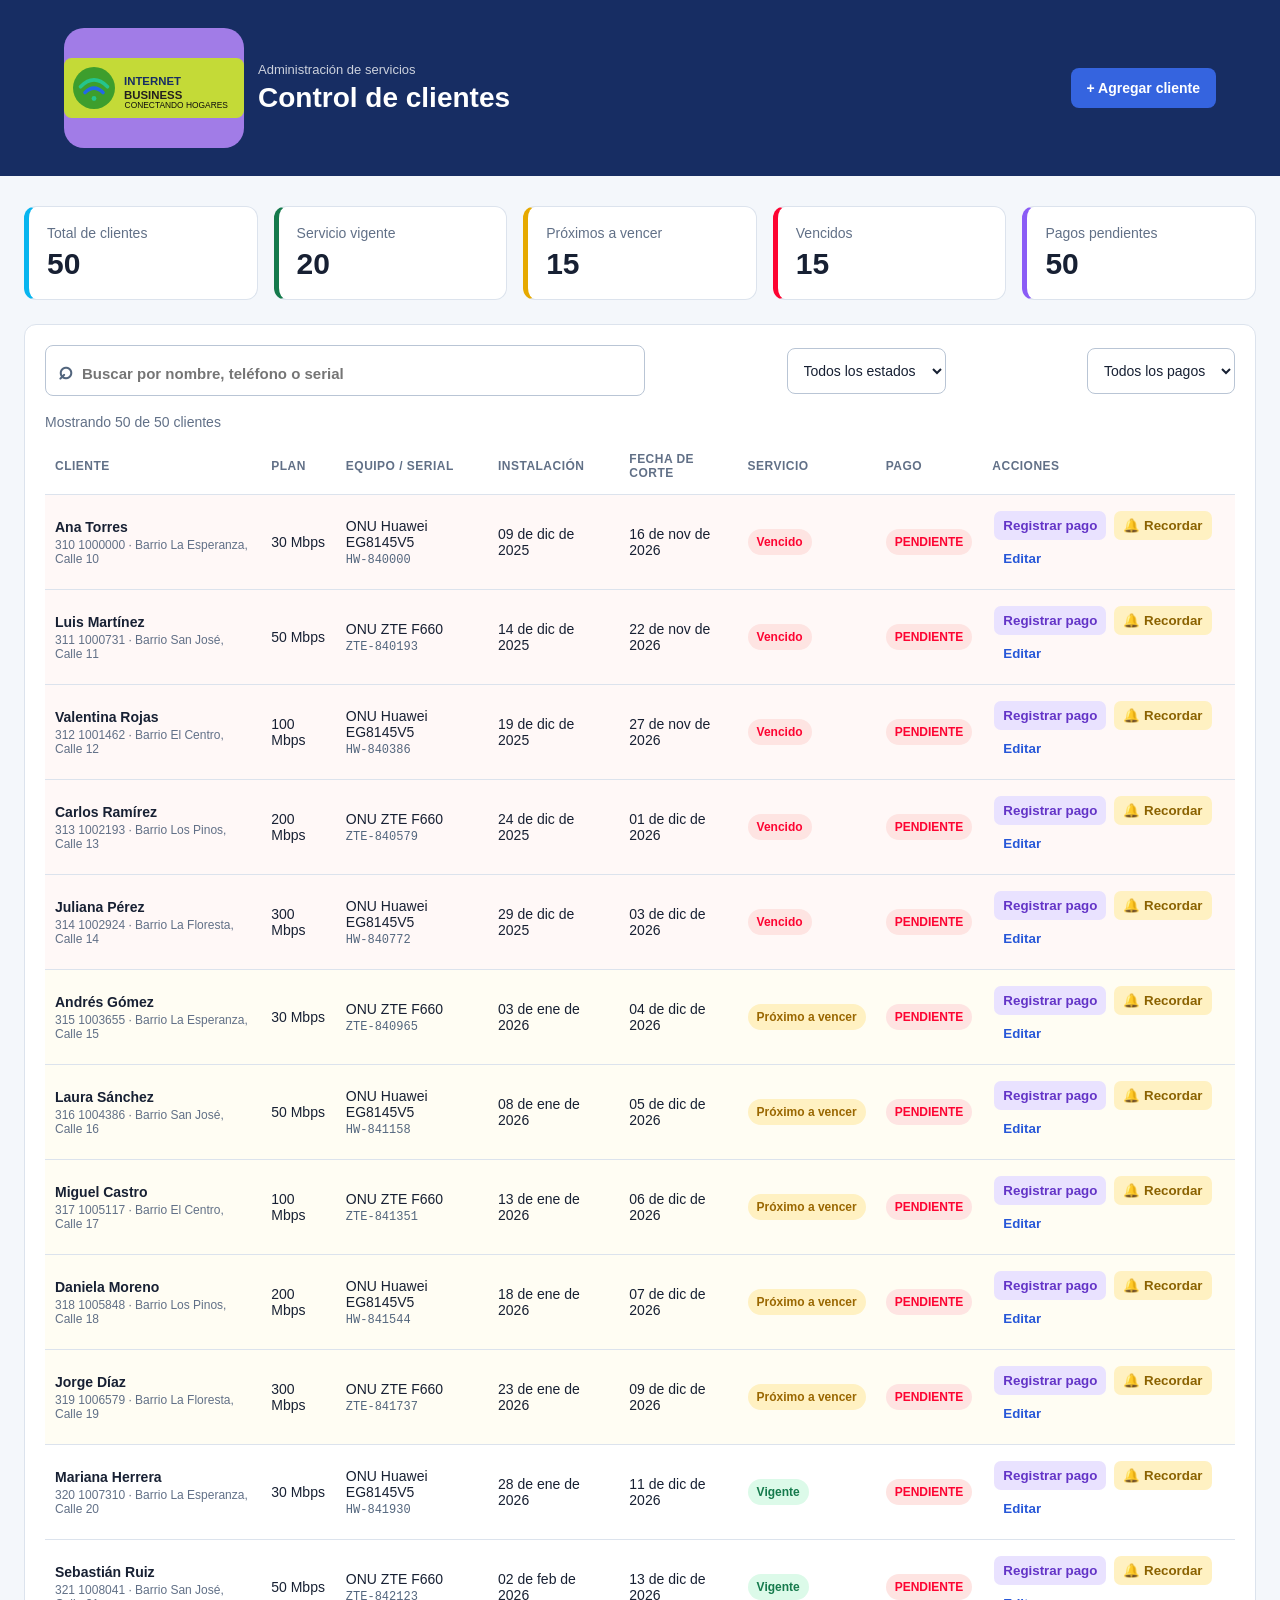
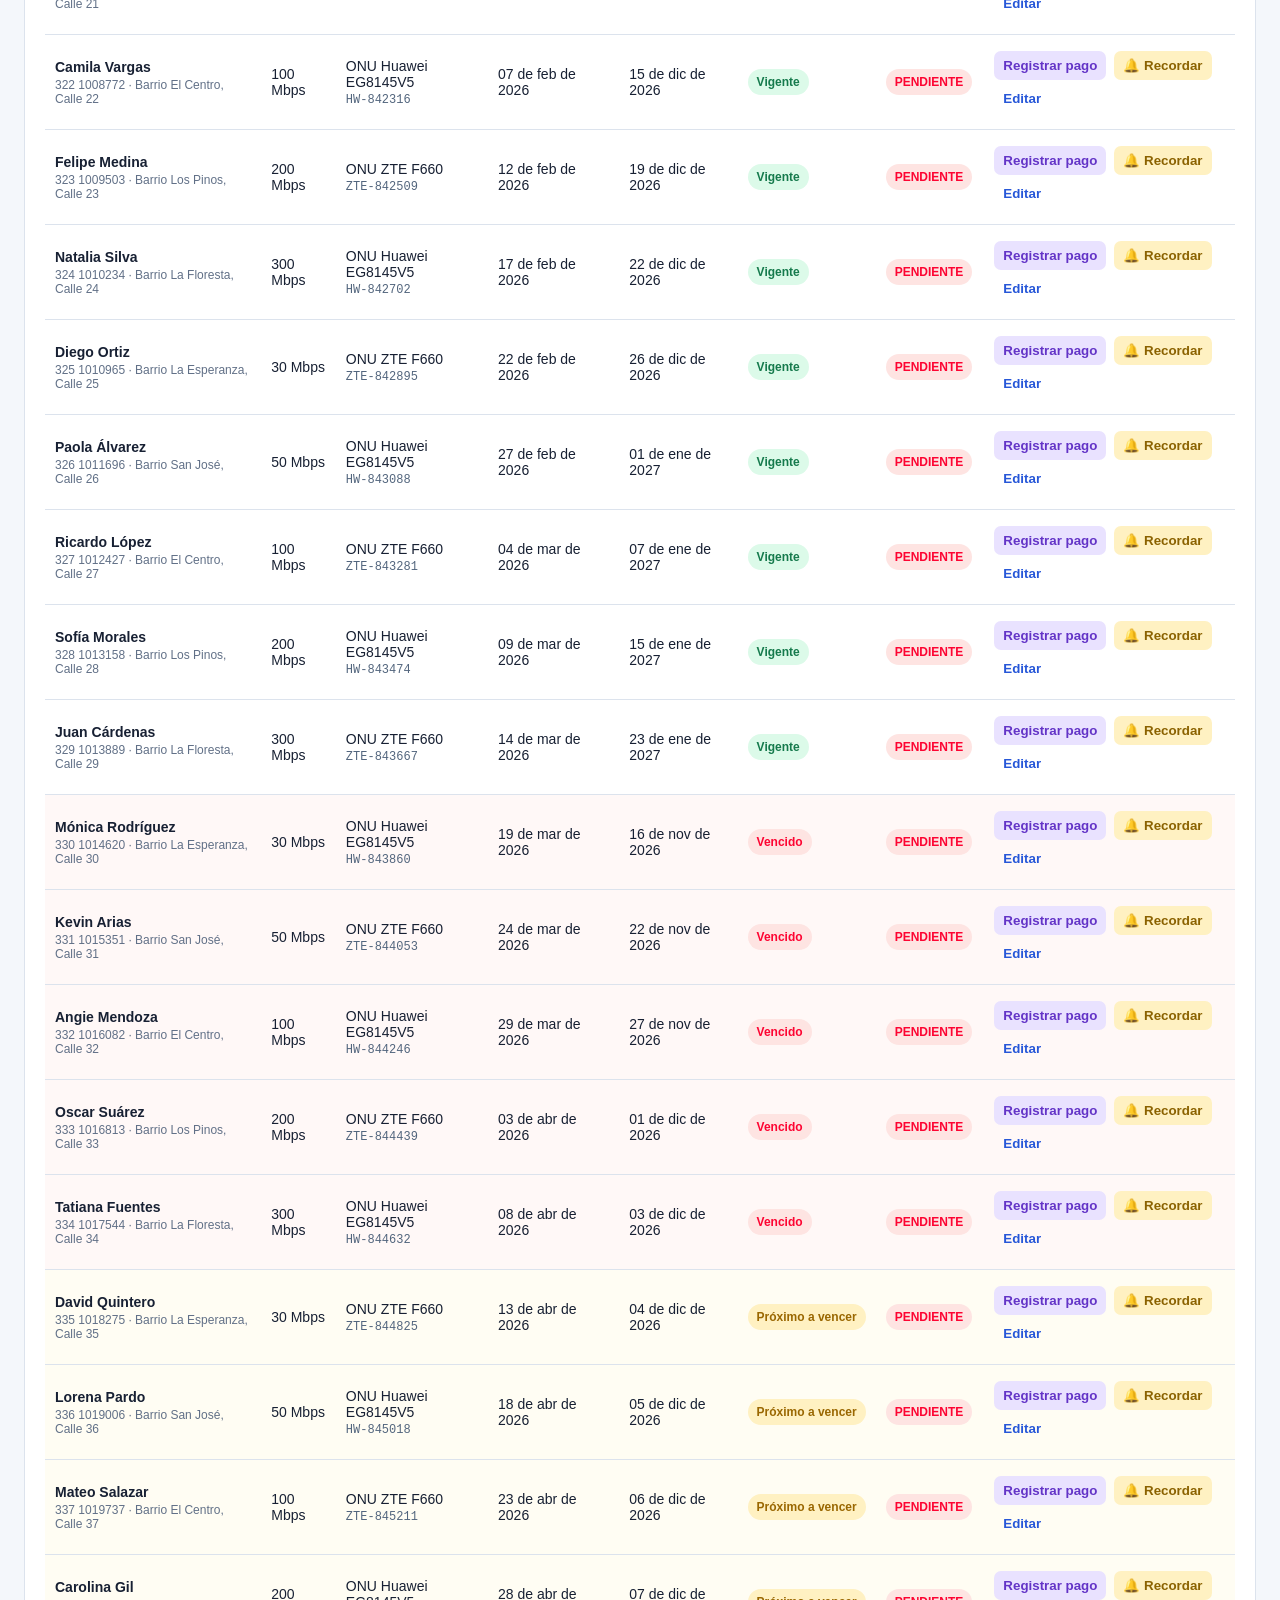
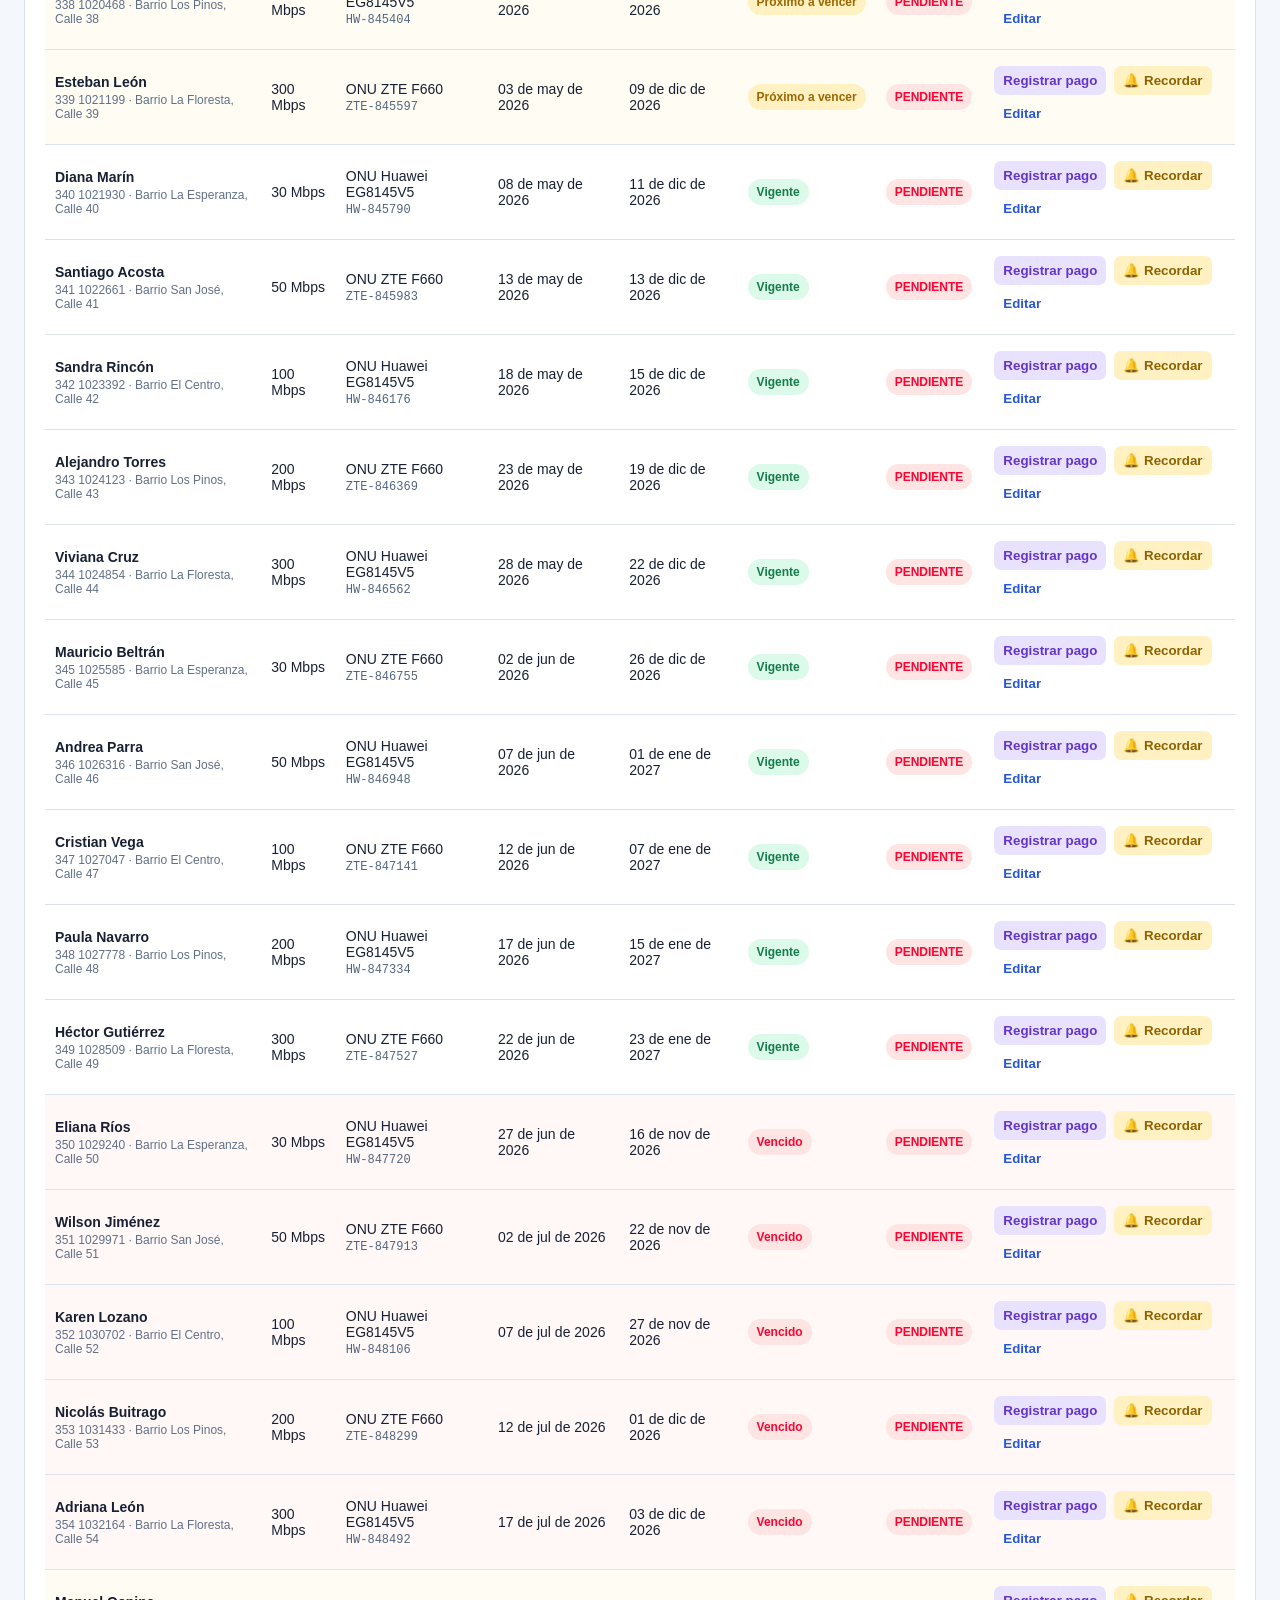
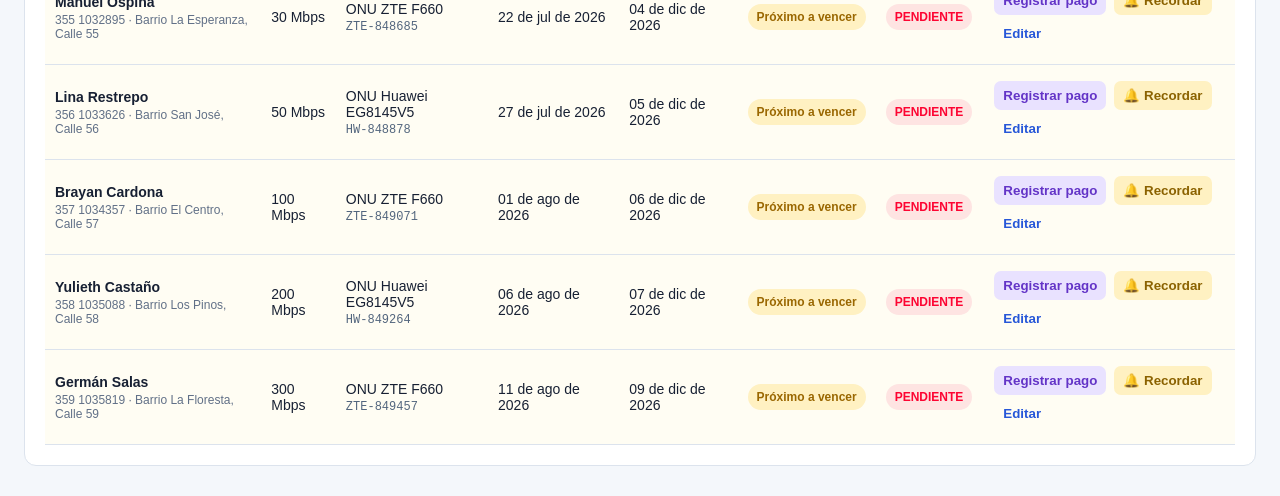
<file: index.html>
<!doctype html>


<html lang="es">
<head>
  <meta charset="utf-8">
  <meta name="viewport" content="width=device-width, initial-scale=1">
  <title>Internet Business | Control de clientes</title>
  <link rel="stylesheet" href="styles.css">
</head>

<body>

<header class="topbar">
  <div class="brand">
    <img src="logo-internet-business.svg" alt="Internet Business - Conectando Hogares">
    <div>
      <p class="eyebrow">Administración de servicios</p>
      <h1>Control de clientes</h1>
    </div>
  </div>

  <button id="addClient" class="button">+ Agregar cliente</button>
</header>

<main>

  <section class="summary">

    <article class="metric total">
      <span>Total de clientes</span>
      <strong id="totalCount">0</strong>
    </article>

    <article class="metric current">
      <span>Servicio vigente</span>
      <strong id="currentCount">0</strong>
    </article>

    <article class="metric soon">
      <span>Próximos a vencer</span>
      <strong id="soonCount">0</strong>
    </article>

    <article class="metric overdue">
      <span>Vencidos</span>
      <strong id="overdueCount">0</strong>
    </article>

    <article class="metric payments">
      <span>Pagos pendientes</span>
      <strong id="pendingPaymentCount">0</strong>
    </article>

  </section>

  <section class="panel">

    <div class="tools">

      <label class="search" for="searchInput">
        <span>⌕</span>

        <input
          id="searchInput"
          type="search"
          placeholder="Buscar por nombre, teléfono o serial"
        >
      </label>

      <select id="statusFilter">
        <option value="all">Todos los estados</option>
        <option value="current">Vigente</option>
        <option value="soon">Próximo a vencer</option>
        <option value="overdue">Vencido</option>
      </select>

      <select id="paymentFilter">
        <option value="all">Todos los pagos</option>
        <option value="paid">Pagados</option>
        <option value="pending">Pendientes</option>
      </select>

    </div>

    <p id="resultText" class="result-text"></p>

    <div class="table-wrap">

      <table>

        <thead>

          <tr>
            <th>Cliente</th>
            <th>Plan</th>
            <th>Equipo / serial</th>
            <th>Instalación</th>
            <th>Fecha de corte</th>
            <th>Servicio</th>
            <th>Pago</th>
            <th>Acciones</th>
          </tr>

        </thead>

        <tbody id="clientRows"></tbody>

      </table>

    </div>

  </section>

</main>


<!-- AGREGAR / EDITAR CLIENTE -->

<dialog id="clientDialog">

  <form id="clientForm">

    <div class="modal-header">

      <h2 id="formTitle">Agregar cliente</h2>

      <button
        class="close"
        type="button"
        id="closeDialog"
      >
        ×
      </button>

    </div>

    <input id="editingId" type="hidden">

    <div class="form-grid">

      <label>
        Nombre completo
        <input
          id="name"
          name="name"
          type="text"
          required
        >
      </label>

      <label>
        Teléfono
        <input
          id="phone"
          name="phone"
          type="tel"
          placeholder="3001234567"
          required
        >
      </label>

      <label>
        Dirección
        <input
          id="address"
          name="address"
          type="text"
          required
        >
      </label>

      <label>
        Plan

        <select id="plan" name="plan" required>
          <option value="30 Mbps">30 Mbps</option>
          <option value="50 Mbps">50 Mbps</option>
          <option value="100 Mbps">100 Mbps</option>
          <option value="200 Mbps">200 Mbps</option>
          <option value="300 Mbps">300 Mbps</option>
          <option value="500 Mbps">500 Mbps</option>
        </select>

      </label>

      <label>
        Equipo
        <input
          id="device"
          name="device"
          type="text"
          required
        >
      </label>

      <label>
        Serial
        <input
          id="serial"
          name="serial"
          type="text"
          required
        >
      </label>

      <label>
        Fecha de instalación
        <input
          id="installation"
          name="installation"
          type="date"
          required
        >
      </label>

      <label>
        Fecha de corte
        <input
          id="cutoff"
          name="cutoff"
          type="date"
          required
        >
      </label>

    </div>

    <div class="modal-actions">

      <button
        class="button secondary"
        type="button"
        id="cancelDialog"
      >
        Cancelar
      </button>

      <button
        class="button"
        type="submit"
      >
        Guardar cliente
      </button>

    </div>

  </form>

</dialog>


<!-- REGISTRAR / EDITAR PAGO -->

<dialog id="paymentDialog">

  <form id="paymentForm">

    <div class="modal-header">

      <div>

        <h2 id="paymentTitle">Registrar pago</h2>

        <p
          id="paymentClientName"
          class="modal-subtitle"
        ></p>

      </div>

      <button
        class="close"
        type="button"
        id="closePaymentDialog"
      >
        ×
      </button>

    </div>

    <input id="paymentClientId" type="hidden">

    <div class="form-grid">

      <label>
        Valor pagado

        <input
          id="paymentAmount"
          type="number"
          min="0"
          step="100"
          placeholder="50000"
          required
        >

      </label>

      <label>
        Método de pago

        <select id="paymentMethod" required>
          <option value="Efectivo">💵 Efectivo</option>
          <option value="Nequi">📱 Nequi</option>
          <option value="Daviplata">📱 Daviplata</option>
          <option value="Transferencia">🏦 Transferencia</option>
          <option value="Tarjeta">💳 Tarjeta</option>
          <option value="Otro">Otro</option>
        </select>

      </label>

      <label>
        Fecha del pago

        <input
          id="paymentDate"
          type="date"
          required
        >

      </label>

    </div>

    <div class="modal-actions">

      <button
        class="button secondary"
        type="button"
        id="cancelPayment"
      >
        Cancelar
      </button>

      <button
        class="button payment-save"
        type="submit"
      >
        Guardar pago
      </button>

    </div>

  </form>

</dialog>


<script src="script.js"></script>

</body>
</html>
</file>
<file: styles.css>
:root {
  --ink: #172033;
  --muted: #617087;
  --line: #dce3ed;
  --bg: #f4f7fb;
  --card: #ffffff;
  --blue: #2757d8;
  --green: #157a4c;
  --yellow: #9a6700;
  --red: #fd0432;
  --whatsapp: #25d366;
}

* {
  box-sizing: border-box;
}

body {
  margin: 0;
  font-family: Arial, sans-serif;
  color: var(--ink);
  background: var(--bg);
}

/* =========================
   BARRA SUPERIOR
   ========================= */

.topbar {
  padding: 28px max(5vw, 24px);
  background: #172d63;
  color: #ffffff;
  display: flex;
  align-items: center;
  justify-content: space-between;
  gap: 20px;
}

.brand {
  display: flex;
  align-items: center;
  gap: 14px;
}

.brand img {
  width: 180px;
  height: 120px;
  border-radius: 20px;
  background: #a17ce7;
  object-fit: contain;
}

h1,
h2,
p {
  margin: 0;
}

h1 {
  font-size: 28px;
}

.eyebrow {
  font-size: 13px;
  opacity: 0.78;
  margin-bottom: 5px;
}

/* =========================
   CONTENIDO
   ========================= */

main {
  max-width: 1450px;
  margin: 30px auto;
  padding: 0 24px;
}

/* =========================
   RESUMEN
   ========================= */

.summary {
  display: grid;
  grid-template-columns: repeat(5, 1fr);
  gap: 16px;
  margin-bottom: 24px;
}

.metric,
.panel {
  background: var(--card);
  border: 1px solid var(--line);
  border-radius: 12px;
}

.metric {
  padding: 18px;
  border-left: 5px solid #08b5ef;
}

.metric.current {
  border-left-color: var(--green);
}

.metric.soon {
  border-left-color: #e6a900;
}

.metric.overdue {
  border-left-color: var(--red);
}

.metric.payments {
  border-left-color: #8b5cf6;
}

.metric span {
  color: var(--muted);
  font-size: 14px;
  display: block;
}

.metric strong {
  display: block;
  font-size: 30px;
  margin-top: 6px;
}

/* =========================
   PANEL
   ========================= */

.panel {
  padding: 20px;
}

.tools {
  display: flex;
  gap: 12px;
  justify-content: space-between;
  align-items: center;
}

.search {
  display: flex;
  align-items: center;
  gap: 9px;
  flex: 1;
  max-width: 600px;
  border: 1px solid #b9c5d5;
  border-radius: 8px;
  padding: 0 12px;
  font-size: 25px;
  color: #52657d;
  background: #ffffff;
}

.search input,
select {
  border: 0;
  outline: 0;
  background: transparent;
  font: inherit;
}

.search input {
  width: 100%;
  padding: 13px 0;
  font-size: 15px;
}

.tools select {
  border: 1px solid #b9c5d5;
  border-radius: 8px;
  padding: 13px 12px;
  color: var(--ink);
  font-size: 14px;
  background: #ffffff;
}

.result-text {
  color: var(--muted);
  font-size: 14px;
  margin: 18px 0 8px;
}

/* =========================
   TABLA
   ========================= */

.table-wrap {
  overflow-x: auto;
}

table {
  width: 100%;
  border-collapse: collapse;
  min-width: 1150px;
}

th,
td {
  padding: 14px 10px;
  text-align: left;
  border-bottom: 1px solid var(--line);
  font-size: 14px;
  vertical-align: middle;
}

th {
  color: var(--muted);
  font-size: 12px;
  text-transform: uppercase;
  letter-spacing: 0.04em;
}

.client-name {
  font-weight: bold;
}

.client-address {
  color: var(--muted);
  display: block;
  font-size: 12px;
  margin-top: 3px;
}

code {
  color: #52657d;
  font-size: 12px;
}

/* =========================
   ESTADOS
   ========================= */

.badge {
  display: inline-block;
  padding: 6px 9px;
  border-radius: 999px;
  font-weight: bold;
  font-size: 12px;
  white-space: nowrap;
}

.badge.current {
  color: var(--green);
  background: #dcfae9;
}

.badge.soon {
  color: var(--yellow);
  background: #fff1c2;
}

.badge.overdue {
  color: var(--red);
  background: #fee4e2;
}

.badge.paid {
  color: var(--green);
  background: #dcfae9;
}

.badge.pending {
  color: var(--red);
  background: #fee4e2;
}

.row-overdue {
  background: #fff8f7;
}

.row-soon {
  background: #fffdf3;
}

/* =========================
   BOTONES
   ========================= */

.button {
  border: 0;
  border-radius: 8px;
  cursor: pointer;
  padding: 12px 16px;
  background: #3564df;
  color: #ffffff;
  font-weight: bold;
  font-size: 14px;
  transition: 0.2s ease;
}

.button:hover {
  background: #244fc2;
  transform: translateY(-1px);
}

.button.secondary {
  background: #e7ecf3;
  color: var(--ink);
}

.button.secondary:hover {
  background: #d8e0eb;
}

/* =========================
   BOTONES DE ACCIONES
   ========================= */

.edit,
.action-button {
  border: 0;
  cursor: pointer;
  font-weight: bold;
  border-radius: 7px;
  padding: 7px 9px;
  margin: 2px;
  transition: 0.2s ease;
}

.edit {
  color: var(--blue);
  background: transparent;
}

.edit:hover {
  background: #edf2ff;
}

.action-button.payment {
  background: #e9e2ff;
  color: #6334c7;
}

.action-button.payment:hover {
  background: #dcd0ff;
}

.action-button.whatsapp {
  background: #dcf8e6;
  color: #138a43;
}

.action-button.whatsapp:hover {
  background: #c7f2d6;
}

.action-button.reminder {
  background: #fff1c2;
  color: #8b6200;
}

.action-button.reminder:hover {
  background: #ffe8a0;
}

/* =========================
   INFORMACIÓN DEL PAGO
   ========================= */

.payment-info {
  font-size: 12px;
  color: var(--muted);
  margin-top: 5px;
  line-height: 1.5;
}

/* =========================
   VENTANAS MODALES
   ========================= */

dialog {
  border: 0;
  border-radius: 12px;
  padding: 0;
  width: min(680px, calc(100% - 30px));
  max-height: 90vh;
  overflow-y: auto;
  box-shadow: 0 18px 60px #00000066;
}

dialog::backdrop {
  background: #13223c99;
}

form {
  padding: 22px;
}

.modal-header,
.modal-actions {
  display: flex;
  align-items: center;
  justify-content: space-between;
  gap: 12px;
}

.modal-header {
  margin-bottom: 5px;
}

.modal-subtitle {
  color: var(--muted);
  margin-top: 5px;
  font-size: 14px;
}

.close {
  border: 0;
  background: transparent;
  font-size: 28px;
  cursor: pointer;
  color: var(--ink);
  line-height: 1;
}

.close:hover {
  color: var(--red);
}

/* =========================
   FORMULARIOS
   ========================= */

.form-grid {
  display: grid;
  grid-template-columns: repeat(2, 1fr);
  gap: 14px;
  margin: 22px 0;
}

label {
  font-size: 13px;
  font-weight: bold;
  color: #34445d;
}

label input,
label select {
  display: block;
  width: 100%;
  margin-top: 6px;
  padding: 10px;
  border: 1px solid #b9c5d5;
  border-radius: 7px;
  background: #ffffff;
  font-size: 14px;
  color: var(--ink);
  outline: none;
}

label input:focus,
label select:focus {
  border-color: var(--blue);
  box-shadow: 0 0 0 3px #2757d81a;
}

.modal-actions {
  justify-content: flex-end;
}

.payment-save {
  background: var(--green);
}

.payment-save:hover {
  background: #10633d;
}

/* =========================
   RESPONSIVE
   ========================= */

@media (max-width: 1100px) {

  .summary {
    grid-template-columns: repeat(3, 1fr);
  }

}

@media (max-width: 800px) {

  .summary {
    grid-template-columns: repeat(2, 1fr);
  }

  .tools {
    flex-direction: column;
    align-items: stretch;
  }

  .search {
    max-width: none;
  }

  .tools select {
    width: 100%;
  }

}

@media (max-width: 720px) {

  .topbar {
    align-items: flex-start;
    flex-direction: column;
  }

  .brand img {
    width: 80px;
    height: 80px;
  }

  h1 {
    font-size: 23px;
  }

  main {
    padding: 0 12px;
  }

  .summary {
    grid-template-columns: 1fr 1fr;
    gap: 10px;
  }

  .metric {
    padding: 14px;
  }

  .metric strong {
    font-size: 25px;
  }

  .form-grid {
    grid-template-columns: 1fr;
  }

  dialog {
    width: calc(100% - 20px);
  }

  form {
    padding: 18px;
  }

}

@media (max-width: 480px) {

  .summary {
    grid-template-columns: 1fr;
  }

  .topbar {
    padding: 20px;
  }

  .brand {
    align-items: flex-start;
  }

  .brand img {
    width: 65px;
    height: 65px;
  }

}
</file>
